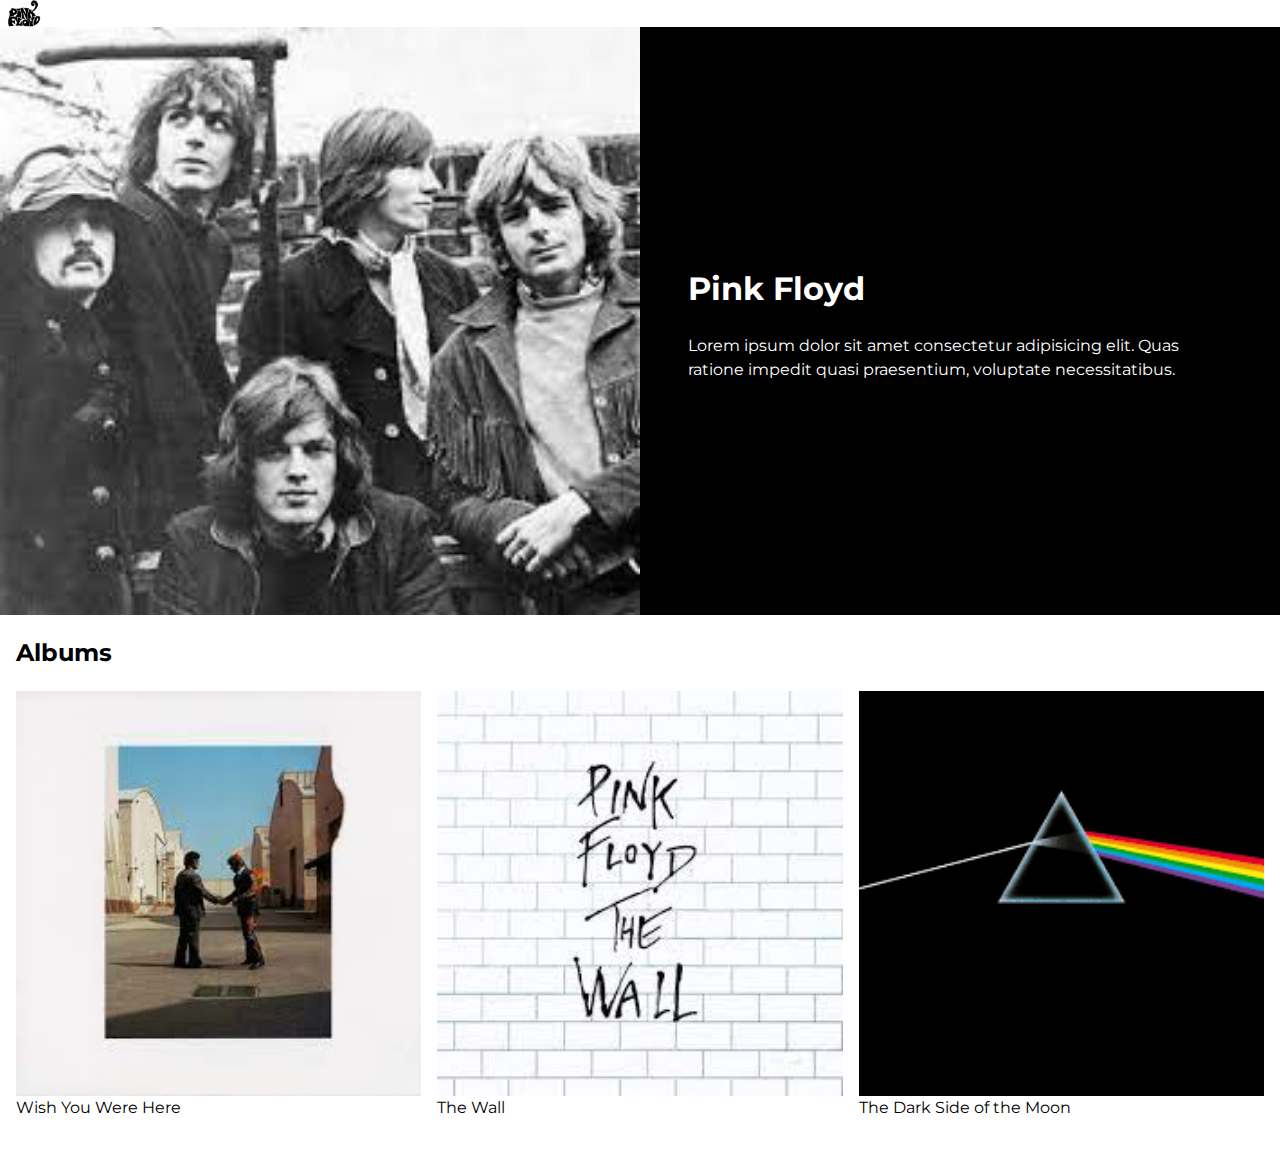
<file: index.html>
<!DOCTYPE html>
<html lang="en">
  <head>
    <meta charset="UTF-8" />
    <meta http-equiv="X-UA-Compatible" content="IE=edge" />
    <meta name="viewport" content="width=device-width, initial-scale=1.0" />
    <link rel="stylesheet" href="./css/main.css">
    <link rel="preconnect" href="https://fonts.googleapis.com">
    <link rel="preconnect" href="https://fonts.gstatic.com" crossorigin>
    <link href="https://fonts.googleapis.com/css2?family=Montserrat:ital,wght@0,100;0,200;0,300;0,400;0,500;0,600;0,700;0,800;0,900;1,100;1,200;1,300;1,400;1,500;1,600;1,700;1,800&display=swap" rel="stylesheet">
    <title>My Favorite Band</title>
  </head>
  <body>
    <header>
      <nav>
        <a href="">
          <img class="logo" src="./images/floyd-logo.png" alt="Pink Floyd Logo" />
        </a>
      </nav>
      <div class="flex">
        <figure>
          <img src="./images/floyd.jpg" alt="The band of Pink Floyd" />
        </figure>
        <section class="flex bg-black text-white justify-center align-center">
          <div class="max-width-prose mx-2 p-1">
            <h1>Pink Floyd</h1>
            <p>
              Lorem ipsum dolor sit amet consectetur adipisicing elit. Quas ratione
              impedit quasi praesentium, voluptate necessitatibus.
            </p>
          </div>
        </section>
      </div>
    </header>
    <main>
      <section>
        <h2>Albums</h2>
        <ul class="flex gap-1">
          <li>
            <figure>
              <img src="./images/floyd-wish-you-were-here.jpg" alt="Pink Floyd Wish You Were Here Album Cover"/>
              <figcaption>Wish You Were Here</figcaption>
            </figure>
          </li>
          <li>
            <figure>
              <img
                src="./images/floyd-the-wall.jpg"
                alt="Pink Floyd The Wall Album Cover"
              />
              <figcaption>The Wall</figcaption>
            </figure>
          </li>
          <li>
            <figure>
              <img
                src="./images/floyd-prism.png"
                alt="Pink Floyd The Dark Side of The Moon Album Cover"
              />
              <figcaption>The Dark Side of the Moon</figcaption>
            </figure>
          </li>
        </ul>
      </section>
    </main>
  </body>
</html>
</file>
<file: css/main.css>
body {
    margin: 0;
    font-family: Montserrat, sans-serif;
    line-height: 1.5;
}

/* main {
    margin: 1rem;
} */

main {
    margin: 1rem;
}

img {
    width: 100%;
    display: block;
}

figure {
    margin: 0;
}

ul {
    list-style-type: none;
    padding: 0;
    margin: 0;
}

li {
    margin-bottom: 1.5rem;
}

nav {
    box-shadow: 0 0 5px 0 rgba(0, 0, 0, .2);
}

.bg-black {
    background: black;
}

.text-white {
    color: white;
}

.logo {
    max-width: 3rem;
}

.max-width-prose {
    max-width: 75ch;
}

.mx-2 {
    margin: 0 2rem;
}

.p-1 {
    padding: 1rem;
}

@media screen and (min-width: 50em) {
    .flex {
        display: flex;
    }

    .justify-center {
        justify-content: center;
    }

    .align-center {
        align-items: center;
    }

    .gap-1 {
        gap: 1rem;
    }

    .flex > * {
        flex-grow: 1;
        width: 100%;
    }
}
</file>
